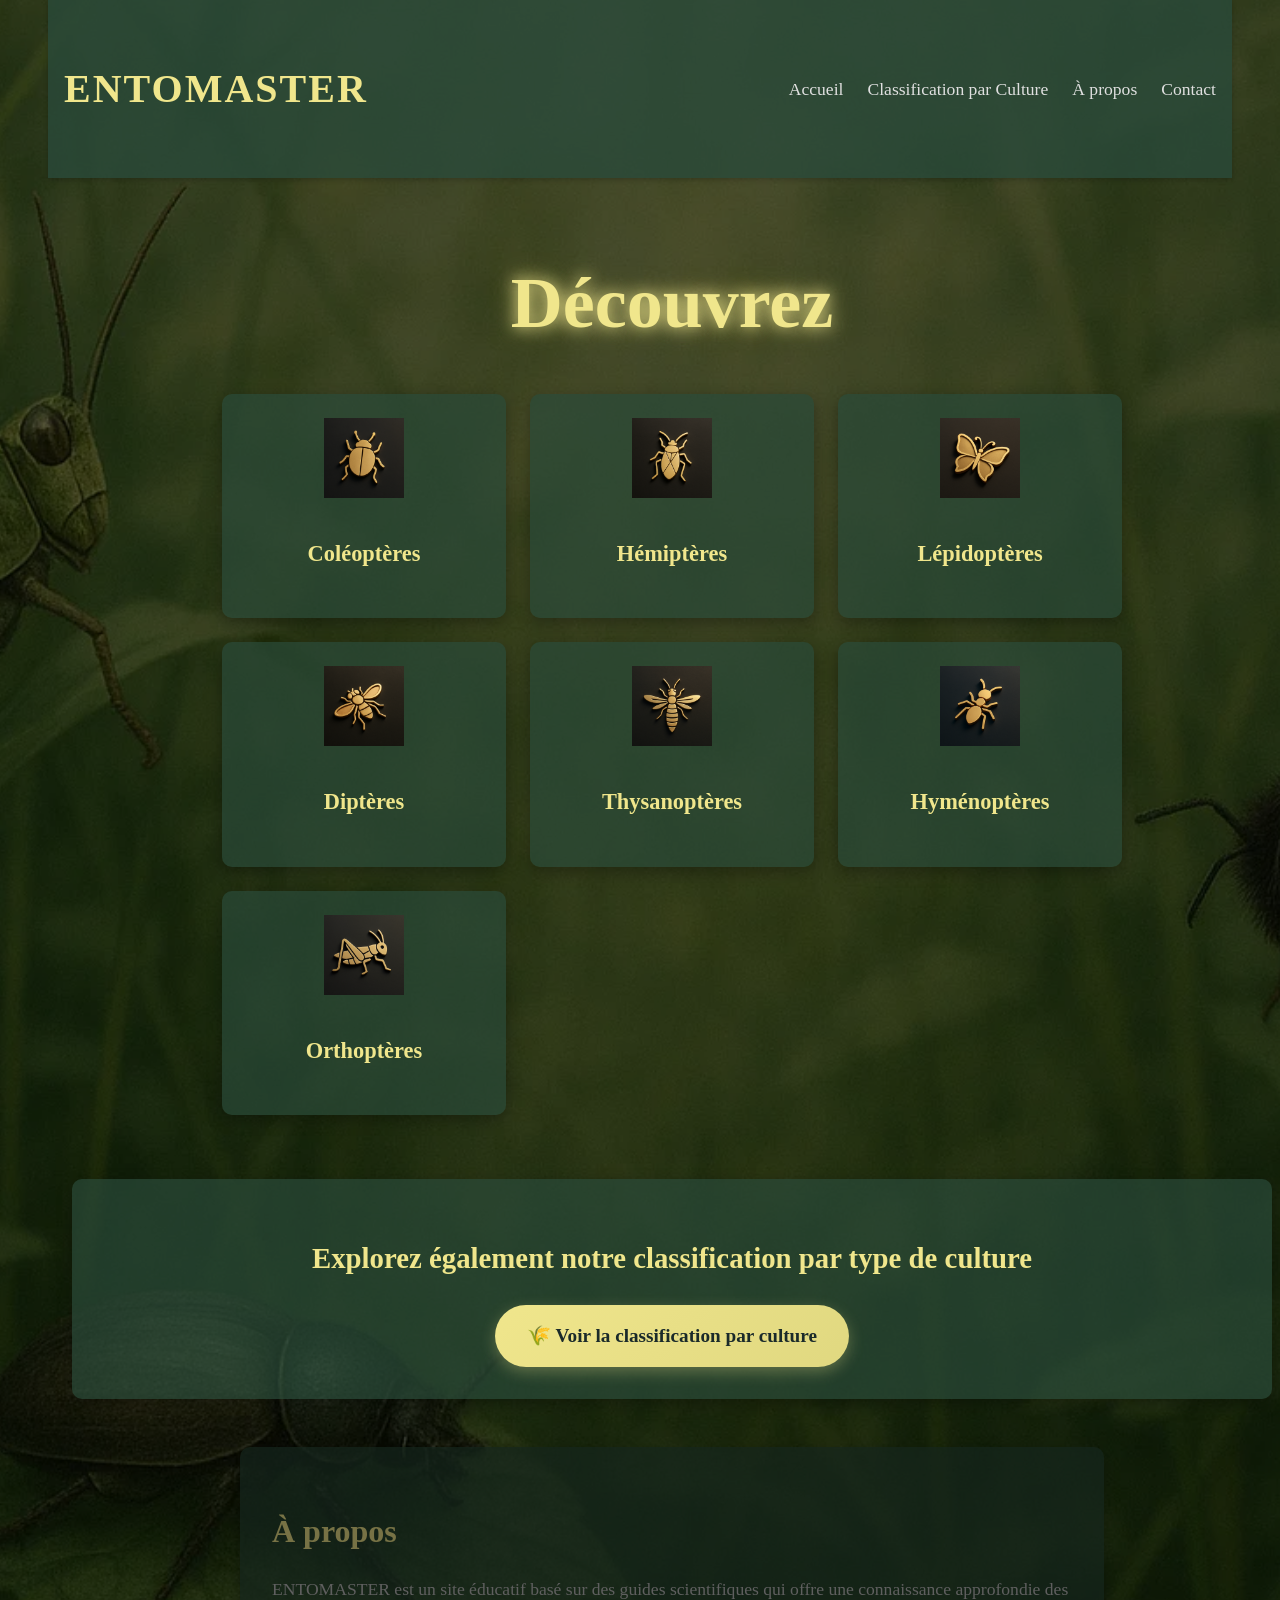
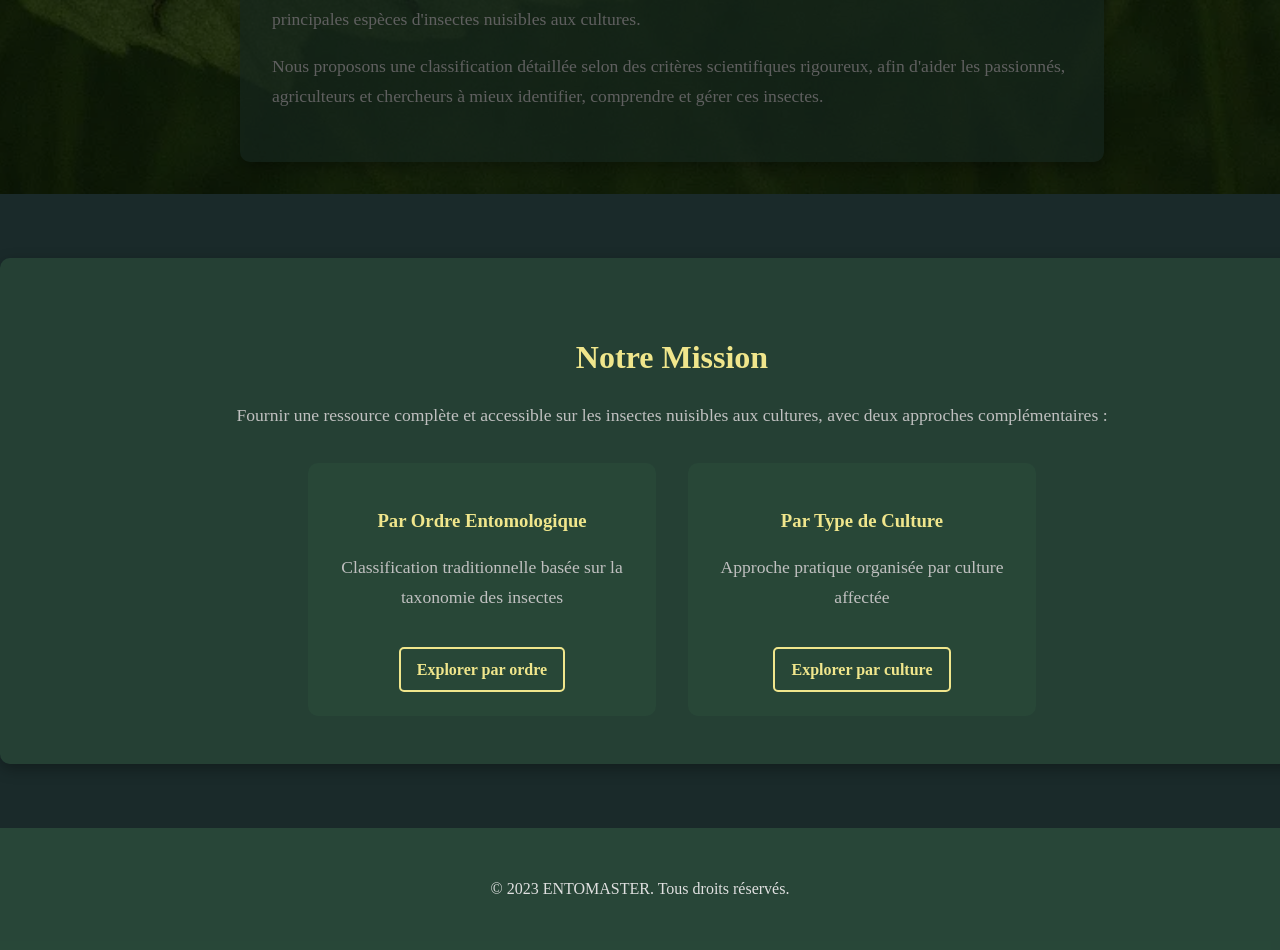
<file: index.html>
<!DOCTYPE html>
<html lang="fr">
<head>
    <meta charset="UTF-8">
    <meta name="viewport" content="width=device-width, initial-scale=1.0">
    <title>ENTOMASTER - Guide des Insectes Nuisibles</title>
    <link rel="stylesheet" href="style.css">
</head>
<body>
    <header>
        <nav class="navbar">
            <div class="nav-brand">
                <h1>ENTOMASTER</h1>
            </div>
            <ul class="nav-menu">
                <li><a href="#home">Accueil</a></li>
                <li><a href="classification_par_culture.html">Classification par Culture</a></li>
                <li><a href="#about">À propos</a></li>
                <li><a href="#contact">Contact</a></li>
            </ul>
            <div class="hamburger">
                <span></span>
                <span></span>
                <span></span>
            </div>
        </nav>
    </header>

    <main>
        <section id="home" class="hero-section">
            <div class="hero-content">
                <h1 class="hero-title">Découvrez les 7 grands ordres d'insectes nuisibles</h1>
                
                <div class="orders-grid">
                    <div class="order-card" data-order="coleopteres">
                        <div class="order-icon"><img src="icons/coleopteres_gold.png" alt="Coléoptères"></div>
                        <h3>Coléoptères</h3>
                    </div>
                    
                    <div class="order-card" data-order="hemipteres">
                        <div class="order-icon"><img src="icons/hemipteres_gold.png" alt="Hémiptères"></div>
                        <h3>Hémiptères</h3>
                    </div>
                    
                    <div class="order-card" data-order="lepidopteres">
                        <div class="order-icon"><img src="icons/lepidopteres_gold.png" alt="Lépidoptères"></div>
                        <h3>Lépidoptères</h3>
                    </div>
                    
                    <div class="order-card" data-order="dipteres">
                        <div class="order-icon"><img src="icons/dipteres_gold.png" alt="Diptères"></div>
                        <h3>Diptères</h3>
                    </div>
                    
                    <div class="order-card" data-order="thysanopteres">
                        <div class="order-icon"><img src="icons/thysanopteres_gold.png" alt="Thysanoptères"></div>
                        <h3>Thysanoptères</h3>
                    </div>
                    
                    <div class="order-card" data-order="hymenopteres">
                        <div class="order-icon"><img src="icons/hymenopteres_gold.png" alt="Hyménoptères"></div>
                        <h3>Hyménoptères</h3>
                    </div>
                    
                    <div class="order-card" data-order="orthopteres">
                        <div class="order-icon"><img src="icons/orthopteres_gold.png" alt="Orthoptères"></div>
                        <h3>Orthoptères</h3>
                    </div>
                </div>

                <!-- Nouvelle section avec le lien vers la classification par culture -->
                <div class="classification-link">
                    <h2>Explorez également notre classification par type de culture</h2>
                    <a href="classification_par_culture.html" class="cta-button">
                        🌾 Voir la classification par culture
                    </a>
                </div>
            </div>
            
            <div class="about-section">
                <h2>À propos</h2>
                <p>ENTOMASTER est un site éducatif basé sur des guides scientifiques qui offre une connaissance approfondie des principales espèces d'insectes nuisibles aux cultures.</p>
                <p>Nous proposons une classification détaillée selon des critères scientifiques rigoureux, afin d'aider les passionnés, agriculteurs et chercheurs à mieux identifier, comprendre et gérer ces insectes.</p>
            </div>
        </section>

        <section id="about" class="about-section full-width">
            <h2>Notre Mission</h2>
            <p>Fournir une ressource complète et accessible sur les insectes nuisibles aux cultures, avec deux approches complémentaires :</p>
            <div class="approaches">
                <div class="approach">
                    <h3>Par Ordre Entomologique</h3>
                    <p>Classification traditionnelle basée sur la taxonomie des insectes</p>
                    <a href="#home" class="approach-link">Explorer par ordre</a>
                </div>
                <div class="approach">
                    <h3>Par Type de Culture</h3>
                    <p>Approche pratique organisée par culture affectée</p>
                    <a href="classification_par_culture.html" class="approach-link">Explorer par culture</a>
                </div>
            </div>
        </section>
    </main>

    <footer id="contact">
        <div class="footer-content">
            <p>&copy; 2023 ENTOMASTER. Tous droits réservés.</p>
        </div>
    </footer>

    <script src="script.js"></script>
</body>
</html>
</file>
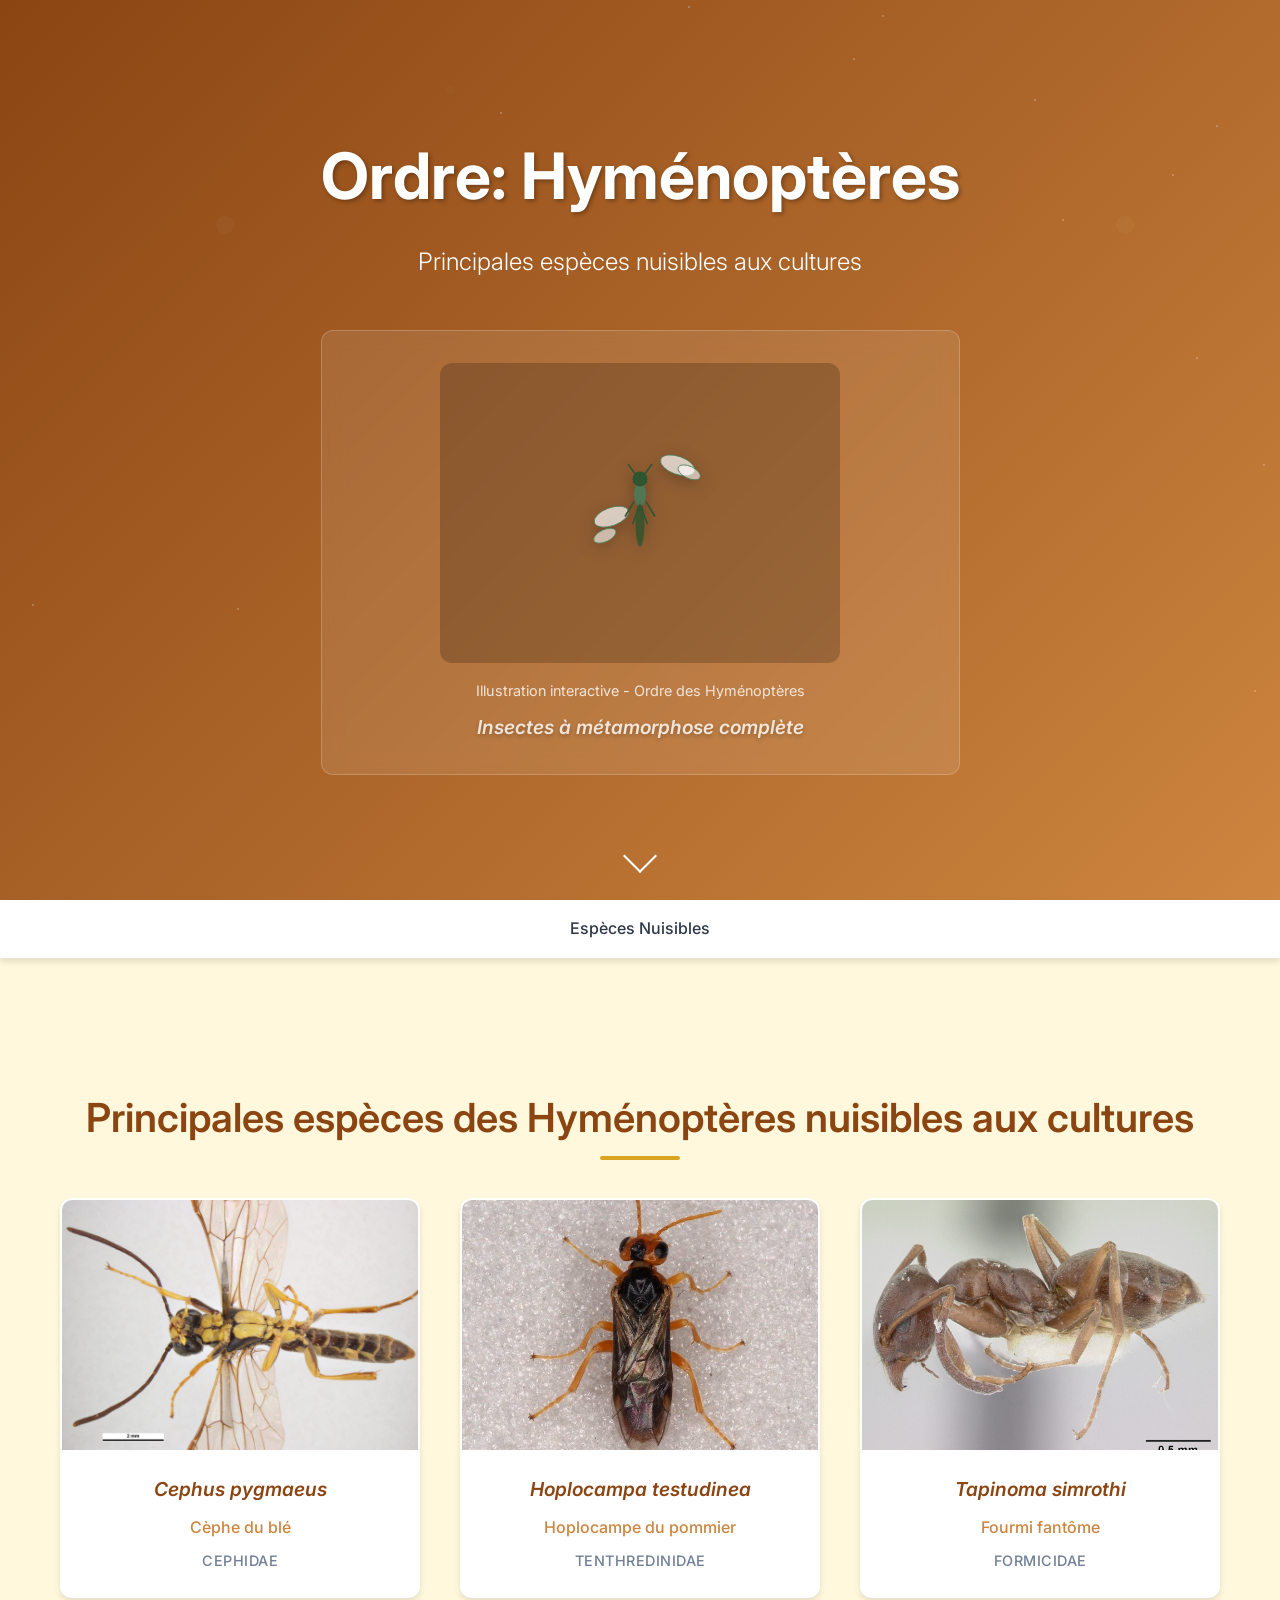
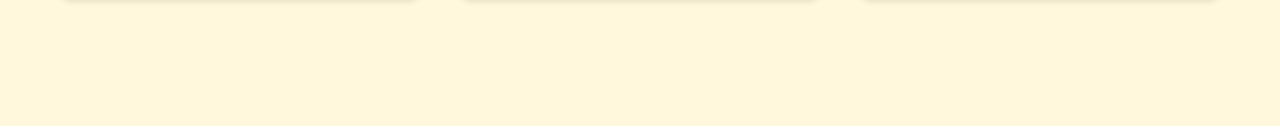
<file: hymenopteres/index.html>
<!DOCTYPE html>
<html lang="fr">
<head>
    <meta charset="UTF-8">
    <meta name="viewport" content="width=device-width, initial-scale=1.0">
    <title>Ordre: Hyménoptères - Espèces Nuisibles</title>
    <link rel="stylesheet" href="styles.css">
    <link href="https://fonts.googleapis.com/css2?family=Inter:wght@300;400;500;600;700&display=swap" rel="stylesheet">
    <script src="species-data.js"></script>
    <script src="tooltip.js"></script>
    <script src="script.js"></script>
</head>
<body>
    <header class="hero-section">
        <div class="hero-content">
            <h1 class="hero-title">Ordre: Hyménoptères</h1>
            <p class="hero-subtitle">Principales espèces nuisibles aux cultures</p>
            <div class="hero-3d-container">
                <div id="model-viewer">
                    <div class="hymenoptera-icon">
                        <svg viewBox="0 0 100 100" width="200" height="150">
                            <!-- Corps de l'hyménoptère -->
                            <ellipse cx="50" cy="60" rx="3" ry="15" fill="#2c5530" opacity="0.8"/>
                            <!-- Thorax -->
                            <ellipse cx="50" cy="40" rx="4" ry="8" fill="#4a7c59" opacity="0.9"/>
                            <!-- Tête -->
                            <circle cx="50" cy="30" r="5" fill="#2c5530"/>
                            <!-- Antennes -->
                            <line x1="47" y1="27" x2="42" y2="20" stroke="#2c5530" stroke-width="1"/>
                            <line x1="53" y1="27" x2="58" y2="20" stroke="#2c5530" stroke-width="1"/>
                            <!-- Ailes -->
                            <ellipse cx="45" cy="35" rx="12" ry="6" fill="rgba(255,255,255,0.7)" stroke="#4a7c59" stroke-width="0.5" transform="rotate(-20 45 35)"/>
                            <ellipse cx="55" cy="35" rx="12" ry="6" fill="rgba(255,255,255,0.7)" stroke="#4a7c59" stroke-width="0.5" transform="rotate(20 55 35)"/>
                            <ellipse cx="43" cy="42" rx="8" ry="4" fill="rgba(255,255,255,0.6)" stroke="#4a7c59" stroke-width="0.5" transform="rotate(-25 43 42)"/>
                            <ellipse cx="57" cy="42" rx="8" ry="4" fill="rgba(255,255,255,0.6)" stroke="#4a7c59" stroke-width="0.5" transform="rotate(25 57 42)"/>
                            <!-- Pattes -->
                            <line x1="46" y1="45" x2="40" y2="55" stroke="#2c5530" stroke-width="1"/>
                            <line x1="50" y1="47" x2="45" y2="60" stroke="#2c5530" stroke-width="1"/>
                            <line x1="54" y1="45" x2="60" y2="55" stroke="#2c5530" stroke-width="1"/>
                            <line x1="50" y1="47" x2="55" y2="60" stroke="#2c5530" stroke-width="1"/>
                        </svg>
                    </div>
                </div>
                <div class="model-controls">
                    <p>Illustration interactive - Ordre des Hyménoptères</p>
                    <p class="species-name">Insectes à métamorphose complète</p>
                </div>
            </div>
        </div>
        <div class="scroll-indicator">
            <div class="scroll-arrow"></div>
        </div>
    </header>

    <nav class="navigation">
        <div class="nav-container">
            <ul class="nav-menu">
                <li><a href="#species" class="nav-link">Espèces Nuisibles</a></li>
            </ul>
        </div>
    </nav>

    <main class="main-content">
        <section id="species" class="species-section">
            <div class="container">
                <h2 class="section-title">Principales espèces des Hyménoptères nuisibles aux cultures</h2>
                
                <!-- Affichage horizontal des 3 espèces -->
                <div class="horizontal-species-grid">
                    <div class="species-card" data-species="cephus-pygmaeus">
                        <div class="species-image">
                            <img src="images/cephidae_pygmaeus.jpg" alt="Cephus pygmaeus">
                        </div>
                        <div class="species-info">
                            <h4>Cephus pygmaeus</h4>
                            <p class="species-common-name">Cèphe du blé</p>
                            <p class="species-family">Cephidae</p>
                        </div>
                    </div>
                    
                    <div class="species-card" data-species="hoplocampa-testudinea">
                        <div class="species-image">
                            <img src="images/hoplocampa_testudinea.jpg" alt="Hoplocampa testudinea">
                        </div>
                        <div class="species-info">
                            <h4>Hoplocampa testudinea</h4>
                            <p class="species-common-name">Hoplocampe du pommier</p>
                            <p class="species-family">Tenthredinidae</p>
                        </div>
                    </div>
                    
                    <div class="species-card" data-species="tapinoma-simrothi">
                        <div class="species-image">
                            <img src="images/tapinoma_simrothi.jpg" alt="Tapinoma simrothi">
                        </div>
                        <div class="species-info">
                            <h4>Tapinoma simrothi</h4>
                            <p class="species-common-name">Fourmi fantôme</p>
                            <p class="species-family">Formicidae</p>
                        </div>
                    </div>
                </div>
            </div>
        </section>
    </main>

    <!-- Modal pour les détails des espèces -->
    <div id="species-modal" class="modal">
        <div class="modal-content">
            <span class="close">&times;</span>
            <div id="modal-body"></div>
        </div>
    </div>

    <!-- Tooltip pour les détails des espèces -->
    <div id="species-tooltip" class="species-tooltip">
        <div class="tooltip-content">
            <h3 class="tooltip-title"></h3>
            <div class="tooltip-details"></div>
        </div>
    </div>
</body>
</html>
</file>
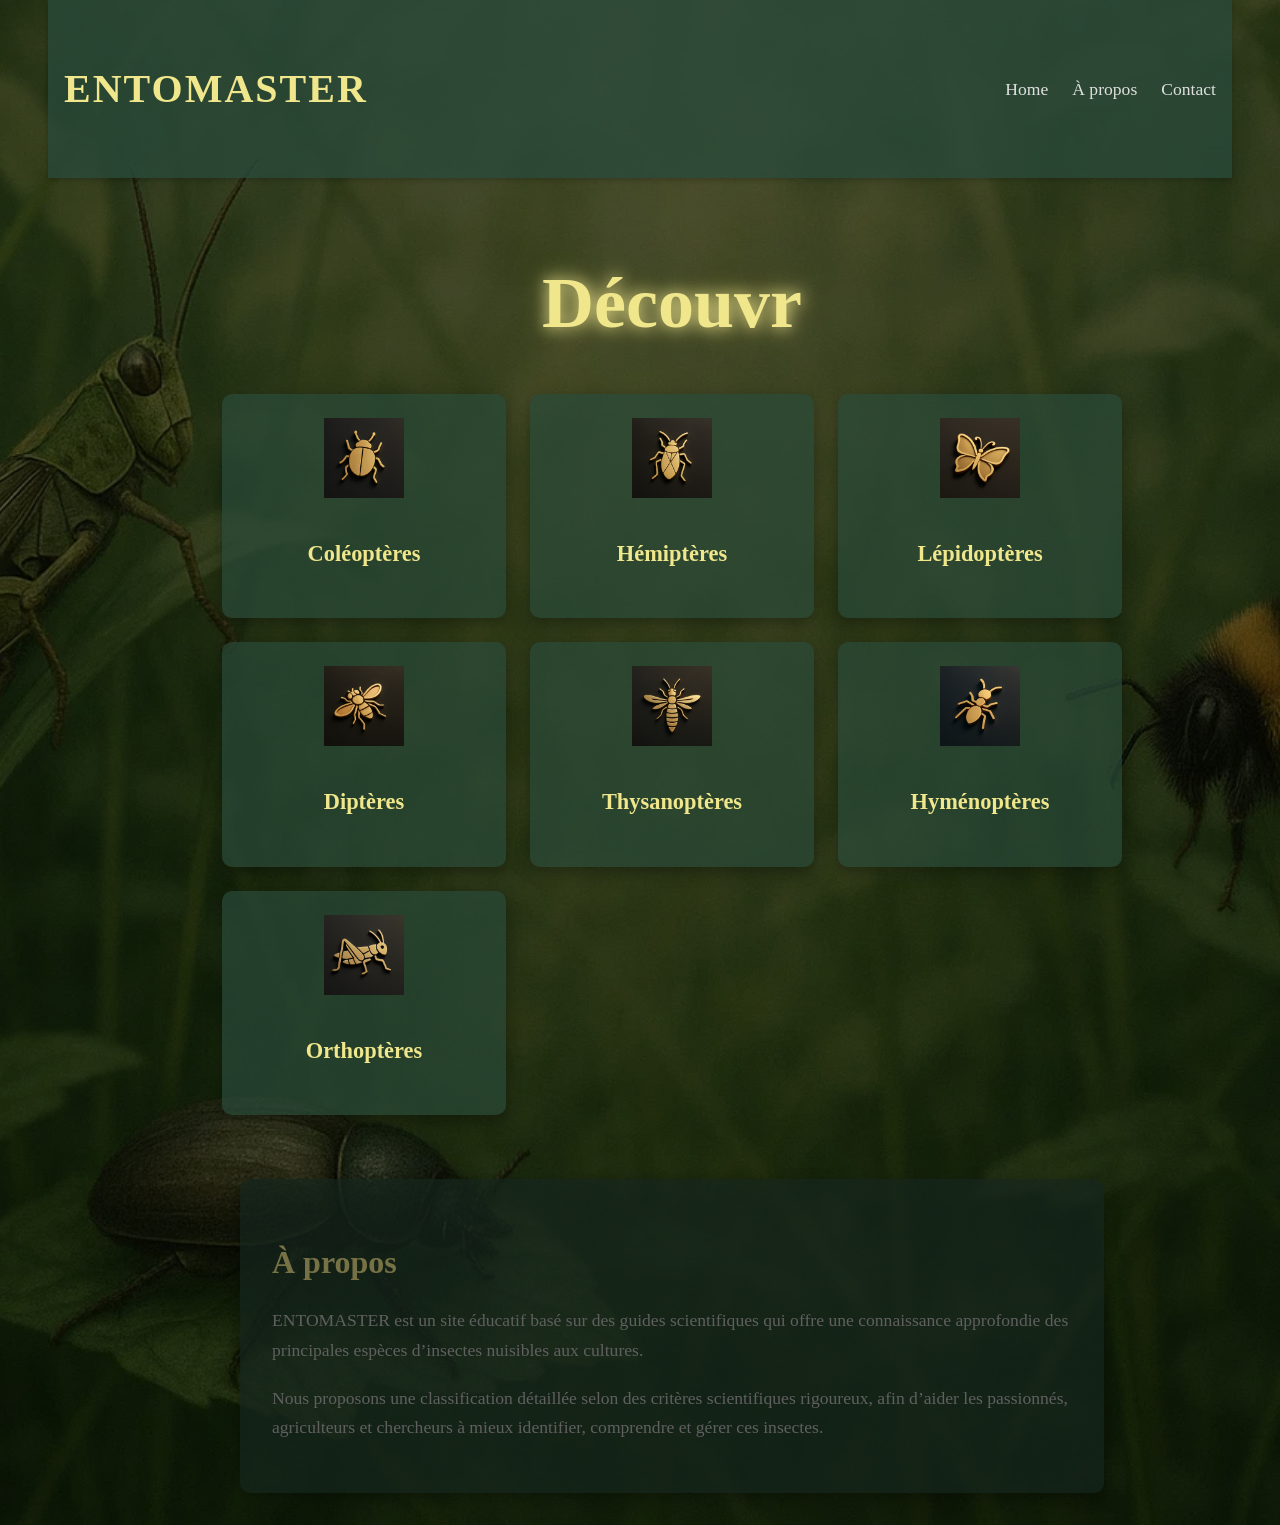
<file: index (13).html>
<!DOCTYPE html>
<html lang="fr">
<head>
    <meta charset="UTF-8">
    <meta name="viewport" content="width=device-width, initial-scale=1.0">
    <title>ENTOMASTER - Guide des Insectes Nuisibles</title>
    <link rel="stylesheet" href="style.css">
</head>
<body>
    <header>
        <nav class="navbar">
            <div class="nav-brand">
                <h1>ENTOMASTER</h1>
            </div>
            <ul class="nav-menu">
                <li><a href="#home">Home</a></li>
                <li><a href="#about">À propos</a></li>
                <li><a href="#contact">Contact</a></li>
            </ul>
            <div class="hamburger">
                <span></span>
                <span></span>
                <span></span>
            </div>
        </nav>
    </header>

    <main>
        <section id="home" class="hero-section">
            <div class="hero-content">
                <h1 class="hero-title">Découvrez les 7 grands ordres d\'insectes nuisibles</h1>
                
                <div class="orders-grid">
                    <div class="order-card" data-order="coleopteres">
                        <div class="order-icon"><img src="icons/coleopteres_gold.png" alt="Coléoptères"></div>
                        <h3>Coléoptères</h3>
                    </div>
                    
                    <div class="order-card" data-order="hemipteres">
                        <div class="order-icon"><img src="icons/hemipteres_gold.png" alt="Hémiptères"></div>
                        <h3>Hémiptères</h3>
                    </div>
                    
                    <div class="order-card" data-order="lepidopteres">
                        <div class="order-icon"><img src="icons/lepidopteres_gold.png" alt="Lépidoptères"></div>
                        <h3>Lépidoptères</h3>
                    </div>
                    
                    <div class="order-card" data-order="dipteres">
                        <div class="order-icon"><img src="icons/dipteres_gold.png" alt="Diptères"></div>
                        <h3>Diptères</h3>
                    </div>
                    
                    <div class="order-card" data-order="thysanopteres">
                        <div class="order-icon"><img src="icons/thysanopteres_gold.png" alt="Thysanoptères"></div>
                        <h3>Thysanoptères</h3>
                    </div>
                    
                    <div class="order-card" data-order="hymenopteres">
                        <div class="order-icon"><img src="icons/hymenopteres_gold.png" alt="Hyménoptères"></div>
                        <h3>Hyménoptères</h3>
                    </div>
                    
                    <div class="order-card" data-order="orthopteres">
                        <div class="order-icon"><img src="icons/orthopteres_gold.png" alt="Orthoptères"></div>
                        <h3>Orthoptères</h3>
                    </div>
                </div>
            </div>
            
            <div class="about-section">
                <h2>À propos</h2>
                <p>ENTOMASTER est un site éducatif basé sur des guides scientifiques qui offre une connaissance approfondie des principales espèces d’insectes nuisibles aux cultures.</p>
                <p>Nous proposons une classification détaillée selon des critères scientifiques rigoureux, afin d’aider les passionnés, agriculteurs et chercheurs à mieux identifier, comprendre et gérer ces insectes.</p>
            </div>
        </section>
    </main>

    <script src="script.js"></script>
</body>
</html>
</file>
<file: style.css>
/* General Styles */
html, body {
    height: 100%;
    width: 100%;
    margin: 0;
    padding: 0;
}

body {
    font-family: 'Georgia', serif;
    background-color: #1a2a2a;
    color: #e0e0e0;
    line-height: 1.6;
    overflow-x: hidden;
}

/* Header and Navigation */
.navbar {
    display: flex;
    justify-content: space-between;
    align-items: center;
    padding: 1.5rem 1rem;
    background-color: rgba(42, 74, 58, 0.8);
    position: fixed;
    max-width: 1200px;
    width: 90%;
    left: 50%;
    transform: translateX(-50%);
    margin: 0;
    z-index: 1000;
    box-shadow: 0 2px 5px rgba(0, 0, 0, 0.2);
}

.nav-brand h1 {
    font-size: 2.5rem;
    color: #f0e68c;
    font-weight: bold;
    letter-spacing: 2px;
}

.nav-menu {
    list-style: none;
    display: flex;
    justify-content: flex-start;
    gap: 1.5rem;
}

.nav-menu a {
    color: #e0e0e0;
    text-decoration: none;
    font-size: 1.1rem;
    font-weight: 500;
    transition: color 0.3s ease;
}

.nav-menu a:hover {
    color: #f0e68c;
}

.hamburger {
    display: none;
    flex-direction: column;
    cursor: pointer;
}

.hamburger span {
    width: 30px;
    height: 3px;
    background-color: #e0e0e0;
    margin: 5px 0;
    transition: 0.3s;
}

/* Hero Section */
.hero-section {
    min-height: 100vh;
    width: 100vw;
    display: flex;
    flex-direction: column;
    justify-content: center;
    align-items: center;
    padding: 200px 2rem 2rem;
    background: url("background.webp") no-repeat center center/cover;
    position: relative;
}

.hero-section::before {
    content: '';
    position: absolute;
    top: 0;
    left: 0;
    right: 0;
    bottom: 0;
    background-color: rgba(0, 0, 0, 0.5);
    z-index: 1;
}

.hero-content {
    text-align: center;
    z-index: 2;
    max-width: 1200px;
    width: 100%;
    padding: 0 20px;
}

.hero-title {
    font-size: 4.5rem;
    font-weight: 700;
    margin-bottom: 3rem;
    color: #f0e68c;
    text-shadow: 0 0 15px rgba(240, 230, 140, 0.8), 0 0 25px rgba(240, 230, 140, 0.6);
    line-height: 1.2;
}

/* Orders Grid */
.orders-grid {
    display: grid;
    grid-template-columns: repeat(3, 1fr);
    gap: 1.5rem;
    margin-bottom: 4rem;
    max-width: 900px;
    margin-left: auto;
    margin-right: auto;
}

.order-card {
    background-color: rgba(42, 74, 58, 0.7);
    border-radius: 10px;
    padding: 1.5rem;
    text-align: center;
    cursor: pointer;
    transition: transform 0.3s ease, box-shadow 0.3s ease;
    box-shadow: 0 5px 15px rgba(0, 0, 0, 0.3);
}

.order-card:hover {
    transform: translateY(-5px);
    box-shadow: 0 8px 20px rgba(0, 0, 0, 0.4);
}

.order-icon img {
    width: 80px;
    height: 80px;
    object-fit: contain;
    margin-bottom: 0.5rem;
}

.order-card h3 {
    font-size: 1.4rem;
    font-weight: 600;
    color: #f0e68c;
}

/* About Section */
.about-section {
    background-color: rgba(42, 74, 58, 0.7);
    border-radius: 10px;
    padding: 2rem;
    max-width: 800px;
    text-align: left;
    box-shadow: 0 5px 15px rgba(0, 0, 0, 0.3);
}

.about-section h2 {
    font-size: 2rem;
    margin-bottom: 1rem;
    color: #f0e68c;
}

.about-section p {
    font-size: 1.1rem;
    line-height: 1.7;
    color: #c0c0c0;
}

/* Nouveaux styles pour les liens de classification */
.classification-link {
    text-align: center;
    margin: 3rem 0;
    padding: 2rem;
    background-color: rgba(42, 74, 58, 0.7);
    border-radius: 10px;
    box-shadow: 0 5px 15px rgba(0, 0, 0, 0.3);
}

.classification-link h2 {
    font-size: 1.8rem;
    margin-bottom: 1.5rem;
    color: #f0e68c;
}

.cta-button {
    display: inline-block;
    background: linear-gradient(135deg, #f0e68c 0%, #e0d880 100%);
    color: #1a2a2a;
    text-decoration: none;
    padding: 1rem 2rem;
    border-radius: 50px;
    font-weight: 600;
    font-size: 1.2rem;
    transition: all 0.3s ease;
    box-shadow: 0 5px 15px rgba(240, 230, 140, 0.3);
}

.cta-button:hover {
    transform: translateY(-3px);
    box-shadow: 0 8px 20px rgba(240, 230, 140, 0.4);
}

.about-section.full-width {
    width: 100%;
    max-width: none;
    margin: 4rem 0;
    padding: 3rem 2rem;
    text-align: center;
}

.approaches {
    display: flex;
    justify-content: center;
    gap: 2rem;
    margin-top: 2rem;
    flex-wrap: wrap;
}

.approach {
    background-color: rgba(42, 74, 58, 0.7);
    border-radius: 10px;
    padding: 1.5rem;
    width: 300px;
    text-align: center;
}

.approach h3 {
    color: #f0e68c;
    margin-bottom: 1rem;
}

.approach-link {
    display: inline-block;
    margin-top: 1rem;
    color: #f0e68c;
    text-decoration: none;
    font-weight: 600;
    border: 2px solid #f0e68c;
    padding: 0.5rem 1rem;
    border-radius: 5px;
    transition: all 0.3s ease;
}

.approach-link:hover {
    background-color: #f0e68c;
    color: #1a2a2a;
}

footer {
    background-color: rgba(42, 74, 58, 0.9);
    padding: 2rem;
    text-align: center;
    margin-top: 3rem;
}

/* Styles pour la navigation mobile */
@media (max-width: 768px) {
    .navbar {
        padding: 1rem 1.5rem;
    }
    
    .nav-menu {
        display: none;
        flex-direction: column;
        width: 100%;
        background-color: rgba(42, 74, 58, 0.9);
        position: absolute;
        top: 70px;
        left: 0;
        padding: 1rem 0;
    }
    
    .nav-menu.active {
        display: flex;
    }
    
    .hamburger {
        display: flex;
    }
    
    .hero-title {
        font-size: 3rem;
    }
    
    .orders-grid {
        grid-template-columns: repeat(2, 1fr);
    }
    
    .about-section {
        margin: 0 1.5rem;
    }
    
    .approaches {
        flex-direction: column;
        align-items: center;
    }
    
    .approach {
        width: 100%;
        max-width: 300px;
    }
}

@media (max-width: 480px) {
    .hero-title {
        font-size: 2.5rem;
    }
    
    .orders-grid {
        grid-template-columns: 1fr;
    }
    
    .nav-brand h1 {
        font-size: 2rem;
    }
    
    .classification-link h2 {
        font-size: 1.5rem;
    }
    
    .cta-button {
        padding: 0.8rem 1.5rem;
        font-size: 1rem;
    }
}

/* Animation pour le hamburger menu */
.hamburger.active span:nth-child(1) {
    transform: rotate(45deg) translate(5px, 5px);
}

.hamburger.active span:nth-child(2) {
    opacity: 0;
}

.hamburger.active span:nth-child(3) {
    transform: rotate(-45deg) translate(7px, -6px);
}

/* Animation pour les cartes */
.order-card {
    opacity: 0;
    transform: translateY(20px);
    animation: fadeInUp 0.6s ease forwards;
}

.order-card:nth-child(1) { animation-delay: 0.1s; }
.order-card:nth-child(2) { animation-delay: 0.2s; }
.order-card:nth-child(3) { animation-delay: 0.3s; }
.order-card:nth-child(4) { animation-delay: 0.4s; }
.order-card:nth-child(5) { animation-delay: 0.5s; }
.order-card:nth-child(6) { animation-delay: 0.6s; }
.order-card:nth-child(7) { animation-delay: 0.7s; }

@keyframes fadeInUp {
    from {
        opacity: 0;
        transform: translateY(20px);
    }
    to {
        opacity: 1;
        transform: translateY(0);
    }
}

/* Animation pour le titre */
.hero-title {
    opacity: 0;
    animation: fadeIn 1s ease 0.5s forwards;
}

@keyframes fadeIn {
    from {
        opacity: 0;
    }
    to {
        opacity: 1;
    }
}

/* Animation pour la section classification */
.classification-link {
    opacity: 0;
    animation: fadeIn 1s ease 1s forwards;
}
</file>
<file: hymenopteres/styles.css>
/* Reset et variables CSS */
* {
    margin: 0;
    padding: 0;
    box-sizing: border-box;
}

:root {
    --primary-color: #8B4513;
    --secondary-color: #CD853F;
    --accent-color: #DAA520;
    --background-color: #FFF8DC;
    --text-color: #2d3748;
    --text-light: #718096;
    --white: #ffffff;
    --shadow: 0 4px 6px rgba(0, 0, 0, 0.1);
    --shadow-lg: 0 10px 25px rgba(0, 0, 0, 0.15);
    --border-radius: 12px;
    --transition: all 0.3s cubic-bezier(0.4, 0, 0.2, 1);
}

body {
    font-family: 'Inter', sans-serif;
    line-height: 1.6;
    color: var(--text-color);
    background-color: var(--background-color);
}

.container {
    max-width: 1200px;
    margin: 0 auto;
    padding: 0 20px;
}

/* Hero Section */
.hero-section {
    min-height: 100vh;
    background: linear-gradient(135deg, var(--primary-color) 0%, var(--secondary-color) 100%);
    display: flex;
    flex-direction: column;
    justify-content: center;
    align-items: center;
    position: relative;
    overflow: hidden;
}

.hero-section::before {
    content: '';
    position: absolute;
    top: 0;
    left: 0;
    right: 0;
    bottom: 0;
    background: url('data:image/svg+xml,<svg xmlns="http://www.w3.org/2000/svg" viewBox="0 0 100 100"><defs><pattern id="grain" width="100" height="100" patternUnits="userSpaceOnUse"><circle cx="25" cy="25" r="1" fill="rgba(255,255,255,0.1)"/><circle cx="75" cy="75" r="1" fill="rgba(255,255,255,0.1)"/><circle cx="50" cy="10" r="0.5" fill="rgba(255,255,255,0.05)"/></pattern></defs><rect width="100" height="100" fill="url(%23grain)"/></svg>');
    opacity: 0.3;
}

.hero-content {
    text-align: center;
    color: var(--white);
    z-index: 2;
    max-width: 800px;
}

.hero-title {
    font-size: 4rem;
    font-weight: 700;
    margin-bottom: 1rem;
    text-shadow: 2px 2px 4px rgba(0, 0, 0, 0.3);
    animation: fadeInUp 1s ease-out;
}

.hero-subtitle {
    font-size: 1.5rem;
    font-weight: 300;
    margin-bottom: 3rem;
    opacity: 0.9;
    animation: fadeInUp 1s ease-out 0.2s both;
}

.hero-3d-container {
    background: rgba(255, 255, 255, 0.1);
    border-radius: var(--border-radius);
    padding: 2rem;
    backdrop-filter: blur(10px);
    border: 1px solid rgba(255, 255, 255, 0.2);
    animation: fadeInUp 1s ease-out 0.4s both;
}

#model-viewer {
    width: 400px;
    height: 300px;
    margin: 0 auto;
    border-radius: var(--border-radius);
    overflow: hidden;
    background: rgba(0, 0, 0, 0.2);
    display: flex;
    align-items: center;
    justify-content: center;
}

.hymenoptera-icon {
    animation: float 3s ease-in-out infinite;
}

.hymenoptera-icon svg {
    filter: drop-shadow(0 4px 8px rgba(0, 0, 0, 0.3));
}

@keyframes float {
    0%, 100% { transform: translateY(0px); }
    50% { transform: translateY(-10px); }
}

.model-controls {
    margin-top: 1rem;
    font-size: 0.9rem;
    opacity: 0.8;
}

.scroll-indicator {
    position: absolute;
    bottom: 2rem;
    left: 50%;
    transform: translateX(-50%);
    animation: bounce 2s infinite;
}

.scroll-arrow {
    width: 24px;
    height: 24px;
    border-right: 2px solid var(--white);
    border-bottom: 2px solid var(--white);
    transform: rotate(45deg);
}

/* Navigation */
.navigation {
    position: sticky;
    top: 0;
    background: var(--white);
    box-shadow: var(--shadow);
    z-index: 100;
}

.nav-container {
    max-width: 1200px;
    margin: 0 auto;
    padding: 0 20px;
}

.nav-menu {
    display: flex;
    justify-content: center;
    list-style: none;
    padding: 1rem 0;
}

.nav-menu li {
    margin: 0 2rem;
}

.nav-link {
    text-decoration: none;
    color: var(--text-color);
    font-weight: 500;
    padding: 0.5rem 1rem;
    border-radius: var(--border-radius);
    transition: var(--transition);
    position: relative;
}

.nav-link:hover {
    background-color: var(--accent-color);
    color: var(--white);
    transform: translateY(-2px);
}

/* Main Content */
.main-content {
    padding: 4rem 0;
}

.section-title {
    font-size: 2.5rem;
    font-weight: 600;
    text-align: center;
    margin-bottom: 3rem;
    color: var(--primary-color);
    position: relative;
}

.section-title::after {
    content: '';
    position: absolute;
    bottom: -10px;
    left: 50%;
    transform: translateX(-50%);
    width: 80px;
    height: 4px;
    background: var(--accent-color);
    border-radius: 2px;
}

/* Species Section */
.species-section {
    padding: 4rem 0;
    background: var(--background-color);
}

/* Affichage horizontal des espèces */
.horizontal-species-grid {
    display: flex;
    justify-content: center;
    gap: 2rem;
    flex-wrap: wrap;
    max-width: 1200px;
    margin: 0 auto;
}

.horizontal-species-grid .species-card {
    flex: 1;
    min-width: 300px;
    max-width: 350px;
    background: var(--white);
    border-radius: 12px;
    overflow: hidden;
    transition: all 0.3s ease;
    border: 2px solid transparent;
    cursor: pointer;
    height: 400px;
    display: flex;
    flex-direction: column;
    box-shadow: var(--shadow);
}

.horizontal-species-grid .species-card:hover {
    transform: translateY(-8px);
    box-shadow: var(--shadow-lg);
    border-color: var(--accent-color);
}

.horizontal-species-grid .species-image {
    height: 250px;
    overflow: hidden;
    position: relative;
}

.horizontal-species-grid .species-image img {
    width: 100%;
    height: 100%;
    object-fit: cover;
    object-position: center;
    transition: transform 0.3s ease;
}

.horizontal-species-grid .species-card:hover .species-image img {
    transform: scale(1.05);
}

.horizontal-species-grid .species-info {
    padding: 1.5rem;
    flex-grow: 1;
    display: flex;
    flex-direction: column;
    justify-content: space-between;
    text-align: center;
}

.horizontal-species-grid .species-info h4 {
    color: var(--primary-color);
    font-size: 1.2rem;
    font-weight: 600;
    margin: 0 0 0.5rem 0;
    font-style: italic;
}

.horizontal-species-grid .species-common-name {
    color: var(--secondary-color);
    font-weight: 500;
    margin: 0 0 0.3rem 0;
    font-size: 1rem;
}

.horizontal-species-grid .species-family {
    color: var(--text-light);
    font-size: 0.9rem;
    margin: 0;
    text-transform: uppercase;
    letter-spacing: 0.5px;
    font-weight: 500;
}

/* Modal amélioré */
.modal {
    display: none;
    position: fixed;
    z-index: 1000;
    left: 0;
    top: 0;
    width: 100%;
    height: 100%;
    background-color: rgba(0, 0, 0, 0.8);
    backdrop-filter: blur(5px);
}

.modal-content {
    background-color: var(--white);
    margin: 3% auto;
    padding: 2.5rem;
    border-radius: var(--border-radius);
    width: 85%;
    max-width: 700px;
    max-height: 85vh;
    overflow-y: auto;
    position: relative;
    animation: modalSlideIn 0.3s ease-out;
    box-shadow: 0 20px 60px rgba(0, 0, 0, 0.3);
}

.close {
    color: var(--text-light);
    float: right;
    font-size: 2.5rem;
    font-weight: bold;
    cursor: pointer;
    transition: var(--transition);
    line-height: 1;
    margin-top: -10px;
}

.close:hover {
    color: var(--primary-color);
    transform: scale(1.1);
}

.modal-species-title {
    color: var(--primary-color);
    font-size: 1.8rem;
    font-weight: 600;
    margin-bottom: 1.5rem;
    font-style: italic;
    text-align: center;
    border-bottom: 2px solid var(--accent-color);
    padding-bottom: 1rem;
}

.modal-info-grid {
    display: grid;
    grid-template-columns: 1fr 1fr;
    gap: 1rem;
    margin-bottom: 2rem;
    background: var(--background-color);
    padding: 1.5rem;
    border-radius: 8px;
}

.modal-info-item {
    display: flex;
    flex-direction: column;
}

.modal-info-label {
    font-weight: 600;
    color: var(--secondary-color);
    font-size: 0.9rem;
    text-transform: uppercase;
    letter-spacing: 0.5px;
    margin-bottom: 0.3rem;
}

.modal-info-value {
    color: var(--text-color);
    font-size: 1rem;
}

.modal-characteristics {
    margin-top: 1.5rem;
}

.modal-characteristics h3 {
    color: var(--secondary-color);
    font-size: 1.3rem;
    font-weight: 600;
    margin-bottom: 1rem;
    display: flex;
    align-items: center;
    gap: 0.5rem;
}

.modal-characteristics h3::before {
    content: "🔬";
    font-size: 1.2rem;
}

.characteristics-list {
    list-style: none;
    padding: 0;
    background: rgba(255, 255, 255, 0.5);
    border-radius: 8px;
    padding: 1.5rem;
}

.characteristics-list li {
    margin-bottom: 0.8rem;
    padding-left: 1.5rem;
    position: relative;
    color: var(--text-color);
    line-height: 1.5;
}

.characteristics-list li::before {
    content: "▸";
    color: var(--accent-color);
    font-weight: bold;
    position: absolute;
    left: 0;
    font-size: 1.1rem;
}

/* Styles pour les tooltips */
.species-tooltip {
    position: fixed;
    background: rgba(0, 0, 0, 0.95);
    color: white;
    padding: 15px;
    border-radius: 8px;
    box-shadow: 0 4px 20px rgba(0, 0, 0, 0.3);
    max-width: 400px;
    z-index: 1000;
    display: none;
    font-size: 14px;
    line-height: 1.4;
    backdrop-filter: blur(10px);
    border: 1px solid rgba(255, 255, 255, 0.1);
}

.tooltip-content {
    position: relative;
}

.tooltip-title {
    color: var(--accent-color);
    font-size: 16px;
    font-weight: 600;
    margin: 0 0 10px 0;
    border-bottom: 1px solid rgba(255, 255, 255, 0.2);
    padding-bottom: 8px;
}

.tooltip-details p {
    margin: 5px 0;
    color: #e0e0e0;
}

.tooltip-details strong {
    color: #ffffff;
    font-weight: 600;
}

.details-list p {
    margin: 3px 0;
    padding-left: 10px;
    color: #d0d0d0;
}

/* Animations */
@keyframes fadeInUp {
    from {
        opacity: 0;
        transform: translateY(30px);
    }
    to {
        opacity: 1;
        transform: translateY(0);
    }
}

@keyframes bounce {
    0%, 20%, 50%, 80%, 100% {
        transform: translateX(-50%) translateY(0);
    }
    40% {
        transform: translateX(-50%) translateY(-10px);
    }
    60% {
        transform: translateX(-50%) translateY(-5px);
    }
}

@keyframes modalSlideIn {
    from {
        opacity: 0;
        transform: translateY(-50px);
    }
    to {
        opacity: 1;
        transform: translateY(0);
    }
}

/* Style pour le nom de l'espèce sous le modèle 3D */
.species-name {
    font-size: 1.2rem;
    font-weight: 600;
    color: #ffffff;
    font-style: italic;
    margin-top: 10px;
    text-shadow: 0 2px 4px rgba(0, 0, 0, 0.3);
}

/* Responsive Design */
@media (max-width: 768px) {
    .hero-title {
        font-size: 2.5rem;
    }
    
    .hero-subtitle {
        font-size: 1.2rem;
    }
    
    #model-viewer {
        width: 300px;
        height: 200px;
    }
    
    .nav-menu {
        flex-direction: column;
        align-items: center;
    }
    
    .nav-menu li {
        margin: 0.5rem 0;
    }
    
    .horizontal-species-grid {
        flex-direction: column;
        gap: 1.5rem;
        align-items: center;
    }
    
    .horizontal-species-grid .species-card {
        max-width: 400px;
        width: 100%;
    }
    
    .modal-content {
        width: 95%;
        margin: 5% auto;
        padding: 1.5rem;
    }
    
    .modal-info-grid {
        grid-template-columns: 1fr;
        gap: 0.8rem;
    }
    
    .modal-species-title {
        font-size: 1.5rem;
    }
    
    .species-tooltip {
        max-width: 90vw;
        font-size: 13px;
    }
    
    .tooltip-title {
        font-size: 15px;
    }
}

@media (max-width: 480px) {
    .hero-title {
        font-size: 2rem;
    }
    
    .section-title {
        font-size: 2rem;
    }
    
    .container {
        padding: 0 15px;
    }
    
    .horizontal-species-grid {
        gap: 1rem;
    }
    
    .horizontal-species-grid .species-card {
        height: 350px;
    }
    
    .horizontal-species-grid .species-image {
        height: 200px;
    }
}

@media (min-width: 769px) and (max-width: 1024px) {
    .horizontal-species-grid {
        gap: 1.5rem;
    }
    
    .horizontal-species-grid .species-card {
        min-width: 280px;
        max-width: 320px;
    }
}

@media (min-width: 1025px) {
    .horizontal-species-grid {
        gap: 2.5rem;
    }
    
    .horizontal-species-grid .species-card {
        min-width: 320px;
        max-width: 380px;
    }
}
</file>
